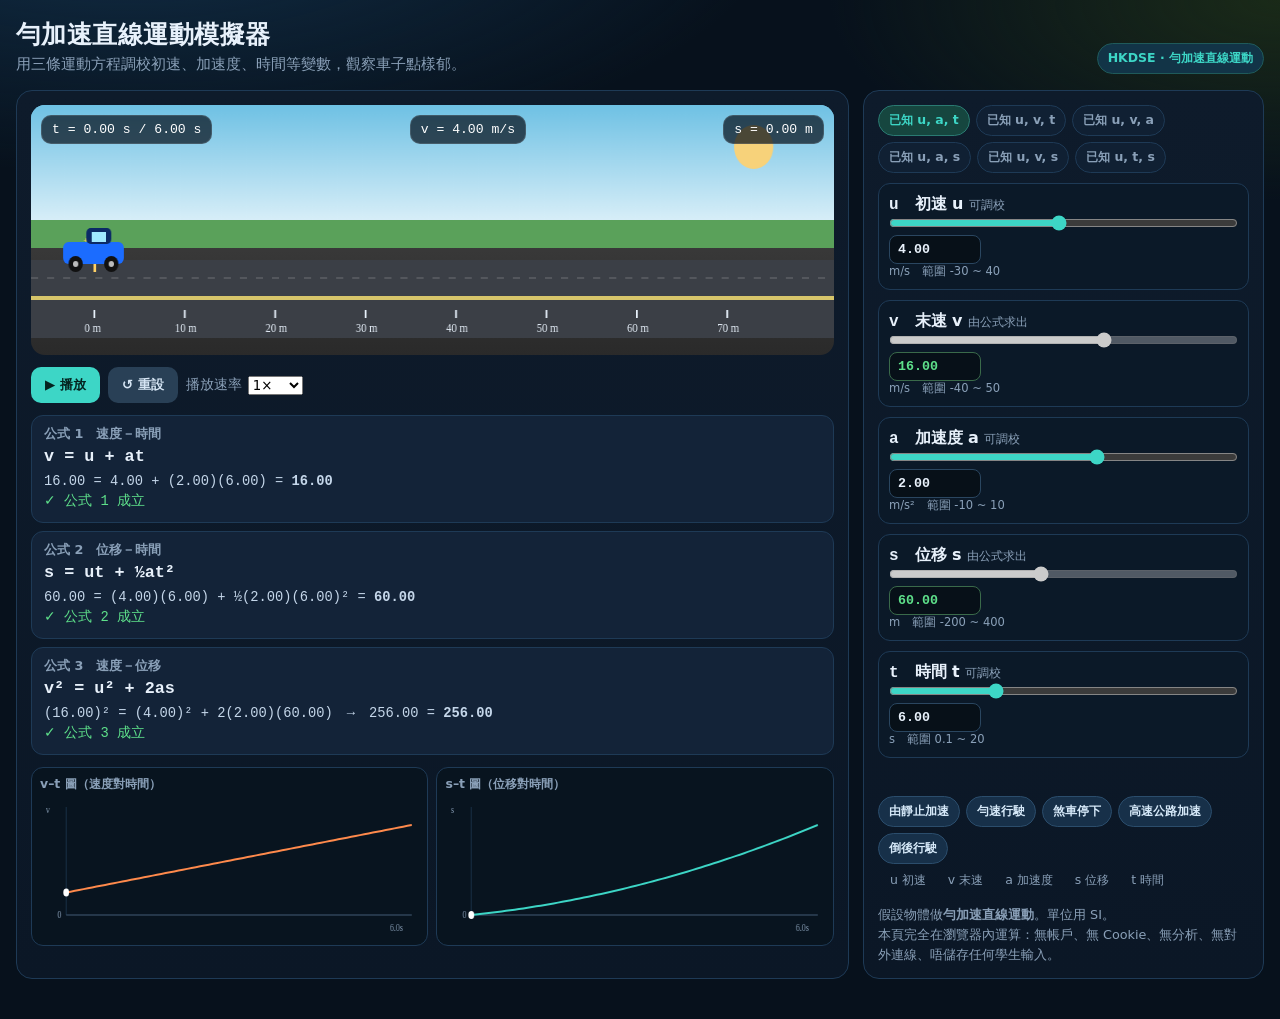
<file: index.html>
<!DOCTYPE html>
<html lang="zh-Hant">
<head>
  <meta charset="UTF-8" />
  <meta name="viewport" content="width=device-width, initial-scale=1.0" />
  <title>勻加速直線運動模擬器</title>
  <meta name="referrer" content="no-referrer" />
  <meta name="robots" content="noindex,nofollow,noarchive" />
  <meta http-equiv="Content-Security-Policy" content="default-src 'self'; script-src 'self'; style-src 'self'; img-src 'self' data:; connect-src 'none'; font-src 'self'; frame-src 'none'; object-src 'none'; base-uri 'none'; form-action 'none'" />
  <link rel="stylesheet" href="styles.css" />
</head>
<body>
  <div class="wrap">
    <header>
      <div class="brand">
        <h1>勻加速直線運動模擬器</h1>
        <p>用三條運動方程調校初速、加速度、時間等變數，觀察車子點樣郁。</p>
      </div>
      <span class="badge">HKDSE · 勻加速直線運動</span>
    </header>
    <div class="grid">
      <section class="card">
        <div class="stage">
          <canvas id="world" width="900" height="250"></canvas>
          <div class="hud">
            <div class="chip" id="hudTime">t = 0.00 s</div>
            <div class="chip" id="hudVel">v = 0.00 m/s</div>
            <div class="chip" id="hudDisp">s = 0.00 m</div>
          </div>
        </div>
        <div class="controls">
          <button class="btn btn-play" id="btnPlay">▶ 播放</button>
          <button class="btn btn-stop" id="btnReset">↺ 重設</button>
          <label class="speed">播放速率
            <select id="rate">
              <option value="0.5">0.5×</option>
              <option value="1" selected>1×</option>
              <option value="2">2×</option>
              <option value="4">4×</option>
            </select>
          </label>
        </div>
        <div class="eqs">
          <article class="eq"><h3>公式 1　速度－時間</h3><div class="formula">v = u + at</div><div class="plug" id="plug1"></div></article>
          <article class="eq"><h3>公式 2　位移－時間</h3><div class="formula">s = ut + ½at²</div><div class="plug" id="plug2"></div></article>
          <article class="eq"><h3>公式 3　速度－位移</h3><div class="formula">v² = u² + 2as</div><div class="plug" id="plug3"></div></article>
        </div>
        <div class="graphs">
          <div class="gbox"><h4>v–t 圖（速度對時間）</h4><canvas class="graph" id="vt" width="520" height="140"></canvas></div>
          <div class="gbox"><h4>s–t 圖（位移對時間）</h4><canvas class="graph" id="st" width="520" height="140"></canvas></div>
        </div>
      </section>
      <aside class="card">
        <div class="mode-row" id="modes"></div>
        <div class="vars" id="vars"></div>
        <p class="warn" id="warn"></p>
        <div class="presets">
          <button class="preset" data-p="accel">由靜止加速</button>
          <button class="preset" data-p="cruise">勻速行駛</button>
          <button class="preset" data-p="brake">煞車停下</button>
          <button class="preset" data-p="highway">高速公路加速</button>
          <button class="preset" data-p="reverse">倒後行駛</button>
        </div>
        <div class="legend">
          <span><i class="dot" style="background:var(--u)"></i>u 初速</span>
          <span><i class="dot" style="background:var(--v)"></i>v 末速</span>
          <span><i class="dot" style="background:var(--a)"></i>a 加速度</span>
          <span><i class="dot" style="background:var(--s)"></i>s 位移</span>
          <span><i class="dot" style="background:var(--t)"></i>t 時間</span>
        </div>
        <footer>
          假設物體做<strong>勻加速直線運動</strong>。單位用 SI。<br />
          本頁完全在瀏覽器內運算：無帳戶、無 Cookie、無分析、無對外連線、唔儲存任何學生輸入。
        </footer>
      </aside>
    </div>
  </div>
  <script src="app.js"></script>
</body>
</html>
</file>
<file: styles.css>
:root {
  --bg: #07111c;
  --panel: #0e1b2b;
  --panel-2: #132338;
  --line: #1e3a56;
  --text: #e8f1fb;
  --muted: #8aa0b8;
  --accent: #3dd6c6;
  --accent-2: #ffb020;
  --danger: #ff6b7a;
  --ok: #5ee08a;
  --u: #5b9dff;
  --v: #ff8a4c;
  --a: #c084fc;
  --s: #3dd6c6;
  --t: #ffd166;
}
* { box-sizing: border-box; margin: 0; padding: 0; }
html, body { background: var(--bg); color: var(--text); font-family: system-ui, -apple-system, "PingFang TC", "Noto Sans TC", sans-serif; min-height: 100%; }
body { background:
  radial-gradient(1200px 500px at 10% -10%, #12304a 0%, transparent 55%),
  radial-gradient(900px 400px at 100% 0%, #1a2a18 0%, transparent 50%),
  var(--bg); }
.wrap { max-width: 1280px; margin: 0 auto; padding: 18px 16px 40px; }
header { display: flex; justify-content: space-between; align-items: flex-end; gap: 16px; flex-wrap: wrap; margin-bottom: 16px; }
.brand h1 { font-size: 1.55rem; font-weight: 900; letter-spacing: .02em; }
.brand p { color: var(--muted); margin-top: 4px; font-size: .92rem; }
.badge { background: #123447; color: var(--accent); border: 1px solid #1f5a5a; padding: 6px 10px; border-radius: 999px; font-size: .78rem; font-weight: 700; }
.grid { display: grid; grid-template-columns: 1.35fr .65fr; gap: 14px; }
@media (max-width: 980px) { .grid { grid-template-columns: 1fr; } }
.card { background: linear-gradient(180deg, var(--panel) 0%, #0b1726 100%); border: 1px solid var(--line); border-radius: 16px; padding: 14px; }
.stage { position: relative; overflow: hidden; height: 250px; border-radius: 14px; background: linear-gradient(#7ec8e8 0%, #b8e0f0 38%, #6aa56a 38%, #4e8a4e 52%, #3a3a3a 52%, #2a2a2a 100%); }
canvas#world { width: 100%; height: 100%; display: block; }
.hud { position: absolute; top: 10px; left: 10px; right: 10px; display: flex; justify-content: space-between; gap: 8px; pointer-events: none; }
.chip { background: rgba(7,17,28,.72); border: 1px solid rgba(255,255,255,.12); color: #fff; border-radius: 10px; padding: 6px 10px; font-family: ui-monospace, Menlo, monospace; font-size: .82rem; }
.controls { display: flex; flex-wrap: wrap; gap: 8px; margin-top: 12px; align-items: center; }
button, select { font-family: inherit; }
.btn { border: 0; border-radius: 10px; padding: 9px 14px; font-weight: 700; cursor: pointer; }
.btn-play { background: var(--accent); color: #04231f; }
.btn-stop { background: #294056; color: #d7e6f5; }
.speed { color: var(--muted); font-size: .85rem; display: flex; align-items: center; gap: 6px; }
.eqs { display: grid; grid-template-columns: 1fr; gap: 8px; margin-top: 12px; }
.eq { border: 1px solid var(--line); background: var(--panel-2); border-radius: 12px; padding: 10px 12px; }
.eq h3 { font-size: .8rem; color: var(--muted); font-weight: 700; margin-bottom: 4px; }
.formula { font-family: ui-monospace, Menlo, monospace; font-size: 1.05rem; font-weight: 700; }
.plug { margin-top: 6px; font-family: ui-monospace, Menlo, monospace; font-size: .86rem; color: #c5d7ea; line-height: 1.45; }
.ok { color: var(--ok); }
.bad { color: var(--danger); }
.vars { display: grid; gap: 10px; }
.var { background: #0b1928; border: 1px solid var(--line); border-radius: 12px; padding: 10px; }
.var.head { display: flex; justify-content: space-between; align-items: center; margin-bottom: 6px; }
.var label { font-weight: 700; }
.var .sym { font-family: ui-monospace, Menlo, monospace; }
.var input[type="number"] { width: 92px; background: #071018; color: var(--text); border: 1px solid #2a4660; border-radius: 8px; padding: 6px 8px; font-family: ui-monospace, Menlo, monospace; font-weight: 700; }
.var input[type="range"] { width: 100%; accent-color: var(--accent); }
.lock { font-size: .72rem; color: var(--muted); }
.computed input[type="number"] { border-color: #3a6a4a; color: var(--ok); }
.warn { min-height: 22px; color: var(--danger); font-size: .82rem; margin-top: 6px; }
.graphs { display: grid; grid-template-columns: 1fr 1fr; gap: 8px; margin-top: 12px; }
@media (max-width: 640px) { .graphs { grid-template-columns: 1fr; } }
.gbox { background: #08141f; border: 1px solid var(--line); border-radius: 12px; padding: 8px; }
.gbox h4 { font-size: .78rem; color: var(--muted); margin-bottom: 4px; }
canvas.graph { width: 100%; height: 140px; display: block; }
.presets { display: flex; flex-wrap: wrap; gap: 6px; margin-top: 10px; }
.preset { background: #173049; color: #d5e8f8; border: 1px solid #2b4d6c; border-radius: 999px; padding: 6px 10px; font-size: .78rem; cursor: pointer; font-weight: 700; }
.preset:hover { border-color: var(--accent); }
.legend { display: flex; gap: 10px; flex-wrap: wrap; margin-top: 8px; font-size: .78rem; color: var(--muted); }
.dot { width: 8px; height: 8px; border-radius: 50%; display: inline-block; margin-right: 4px; }
footer { margin-top: 16px; color: var(--muted); font-size: .8rem; line-height: 1.55; }
.mode-row { display: flex; gap: 6px; flex-wrap: wrap; margin-bottom: 10px; }
.mode { background: #102033; color: var(--muted); border: 1px solid var(--line); border-radius: 999px; padding: 6px 10px; cursor: pointer; font-size: .78rem; font-weight: 700; }
.mode.on { background: #16463f; color: var(--accent); border-color: #2a7a72; }
</file>
